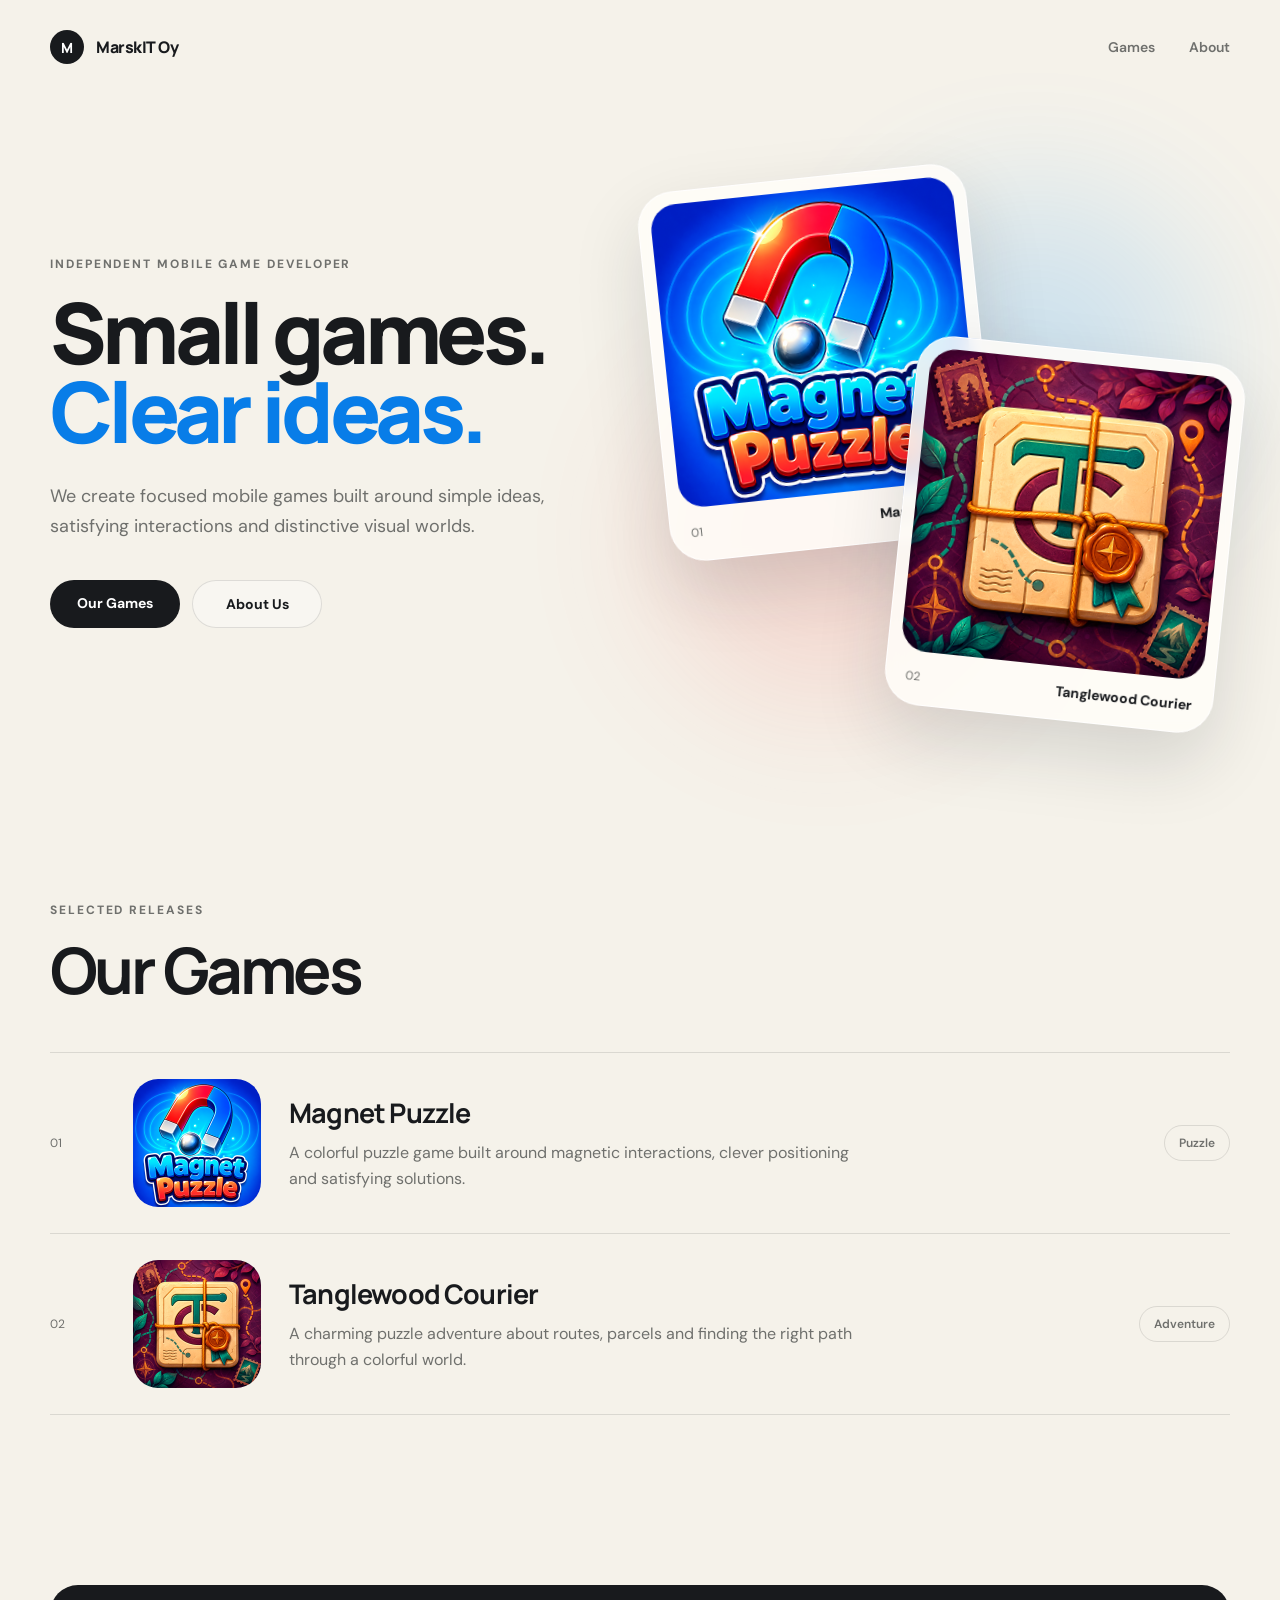
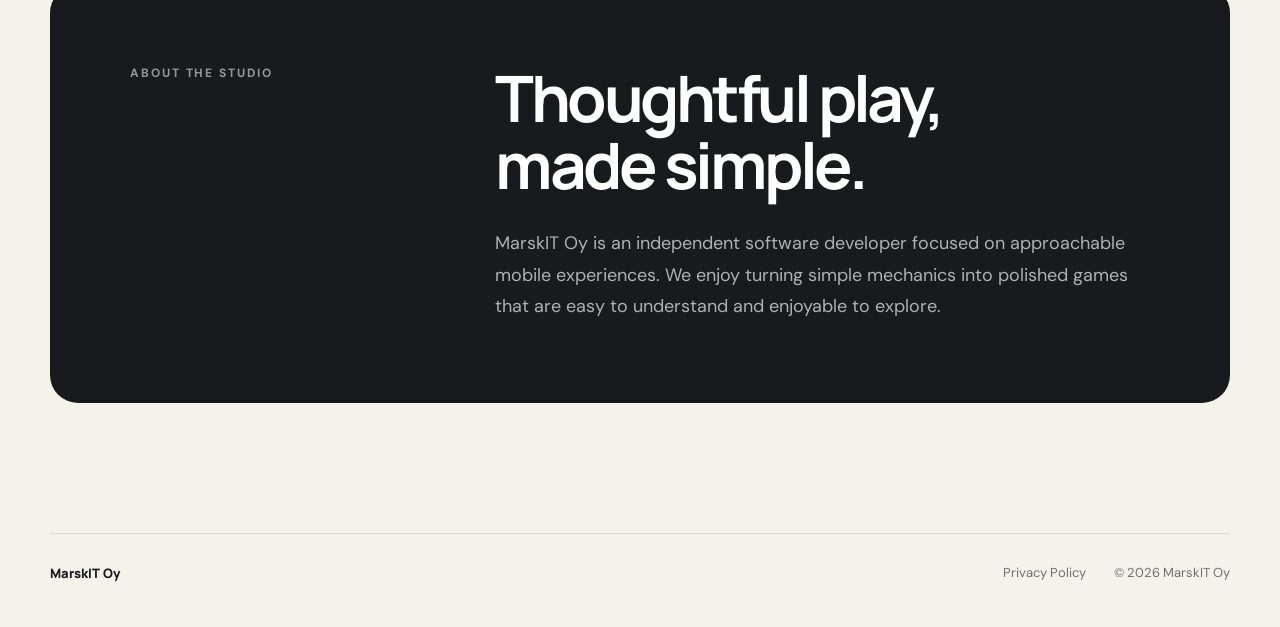
<file: index.html>
<!DOCTYPE html>
<html lang="en">
<head>
  <meta charset="UTF-8">
  <meta name="viewport" content="width=device-width, initial-scale=1.0">
  <meta name="description" content="MarskIT Oy — independent mobile game developer creating focused, polished mobile experiences.">
  <meta name="theme-color" content="#f5f2ea">
  <title>MarskIT Oy — Mobile Game Developer</title>
  <link rel="preconnect" href="https://fonts.googleapis.com">
  <link rel="preconnect" href="https://fonts.gstatic.com" crossorigin>
  <link href="https://fonts.googleapis.com/css2?family=DM+Sans:wght@400;500;600;700&family=Manrope:wght@600;700;800&display=swap" rel="stylesheet">
  <link rel="stylesheet" href="styles.css">
</head>
<body>
  <header class="site-header">
    <a class="brand" href="#top" aria-label="MarskIT Oy home">
      <span class="brand-mark">M</span>
      <span>MarskIT Oy</span>
    </a>
    <nav aria-label="Main navigation">
      <a href="#games">Games</a>
      <a href="#about">About</a>
    </nav>
  </header>

  <main id="top">
    <section class="hero">
      <div class="hero-copy">
        <p class="eyebrow">Independent mobile game developer</p>
        <h1>Small games.<br><span>Clear ideas.</span></h1>
        <p class="hero-text">
          We create focused mobile games built around simple ideas,
          satisfying interactions and distinctive visual worlds.
        </p>
        <div class="hero-actions">
          <a class="button primary" href="#games">Our Games</a>
          <a class="button secondary" href="#about">About Us</a>
        </div>
      </div>

      <div class="hero-art" aria-label="MarskIT Oy games">
        <div class="glow glow-blue"></div>
        <div class="glow glow-warm"></div>

        <article class="hero-game hero-game-one">
          <img src="assets/magnet-puzzle.png" alt="Magnet Puzzle app icon">
          <div>
            <span>01</span>
            <strong>Magnet Puzzle</strong>
          </div>
        </article>

        <article class="hero-game hero-game-two">
          <img src="assets/tanglewood-courier.png" alt="Tanglewood Courier app icon">
          <div>
            <span>02</span>
            <strong>Tanglewood Courier</strong>
          </div>
        </article>
      </div>
    </section>

    <section class="games section" id="games">
      <div class="section-heading">
        <p class="eyebrow">Selected releases</p>
        <h2>Our Games</h2>
      </div>

      <div class="game-row">
        <div class="game-number">01</div>
        <img src="assets/magnet-puzzle.png" alt="Magnet Puzzle icon">
        <div class="game-copy">
          <h3>Magnet Puzzle</h3>
          <p>
            A colorful puzzle game built around magnetic interactions,
            clever positioning and satisfying solutions.
          </p>
        </div>
        <div class="game-tag">Puzzle</div>
      </div>

      <div class="game-row">
        <div class="game-number">02</div>
        <img src="assets/tanglewood-courier.png" alt="Tanglewood Courier icon">
        <div class="game-copy">
          <h3>Tanglewood Courier</h3>
          <p>
            A charming puzzle adventure about routes, parcels and finding
            the right path through a colorful world.
          </p>
        </div>
        <div class="game-tag">Adventure</div>
      </div>
    </section>

    <section class="about section" id="about">
      <div class="about-label">
        <p class="eyebrow">About the studio</p>
      </div>
      <div class="about-copy">
        <h2>Thoughtful play,<br>made simple.</h2>
        <p>
          MarskIT Oy is an independent software developer focused on
          approachable mobile experiences. We enjoy turning simple mechanics
          into polished games that are easy to understand and enjoyable to explore.
        </p>
      </div>
    </section>
  </main>

  <footer>
    <div class="footer-brand">MarskIT Oy</div>
    <div class="footer-right">
      <a href="privacy-policy.html">Privacy Policy</a>
      <span>© 2026 MarskIT Oy</span>
    </div>
  </footer>
</body>
</html>
</file>
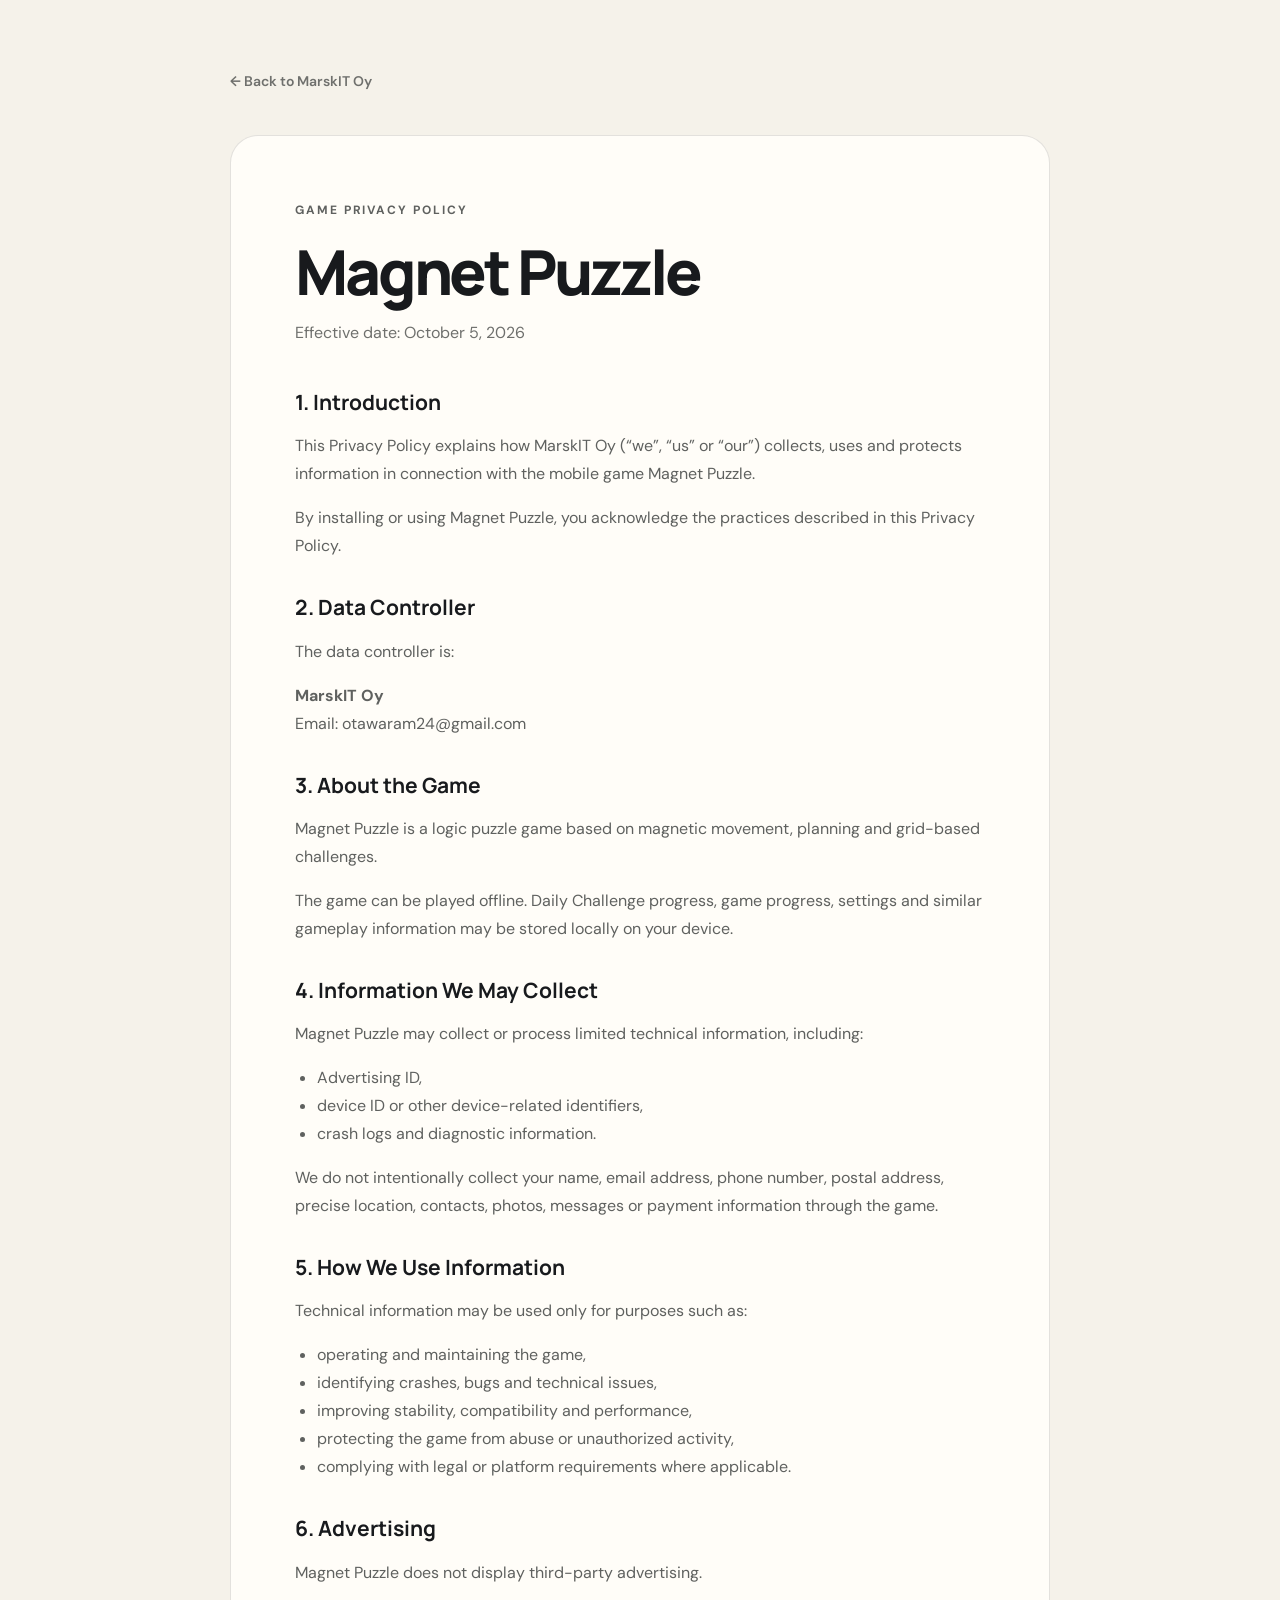
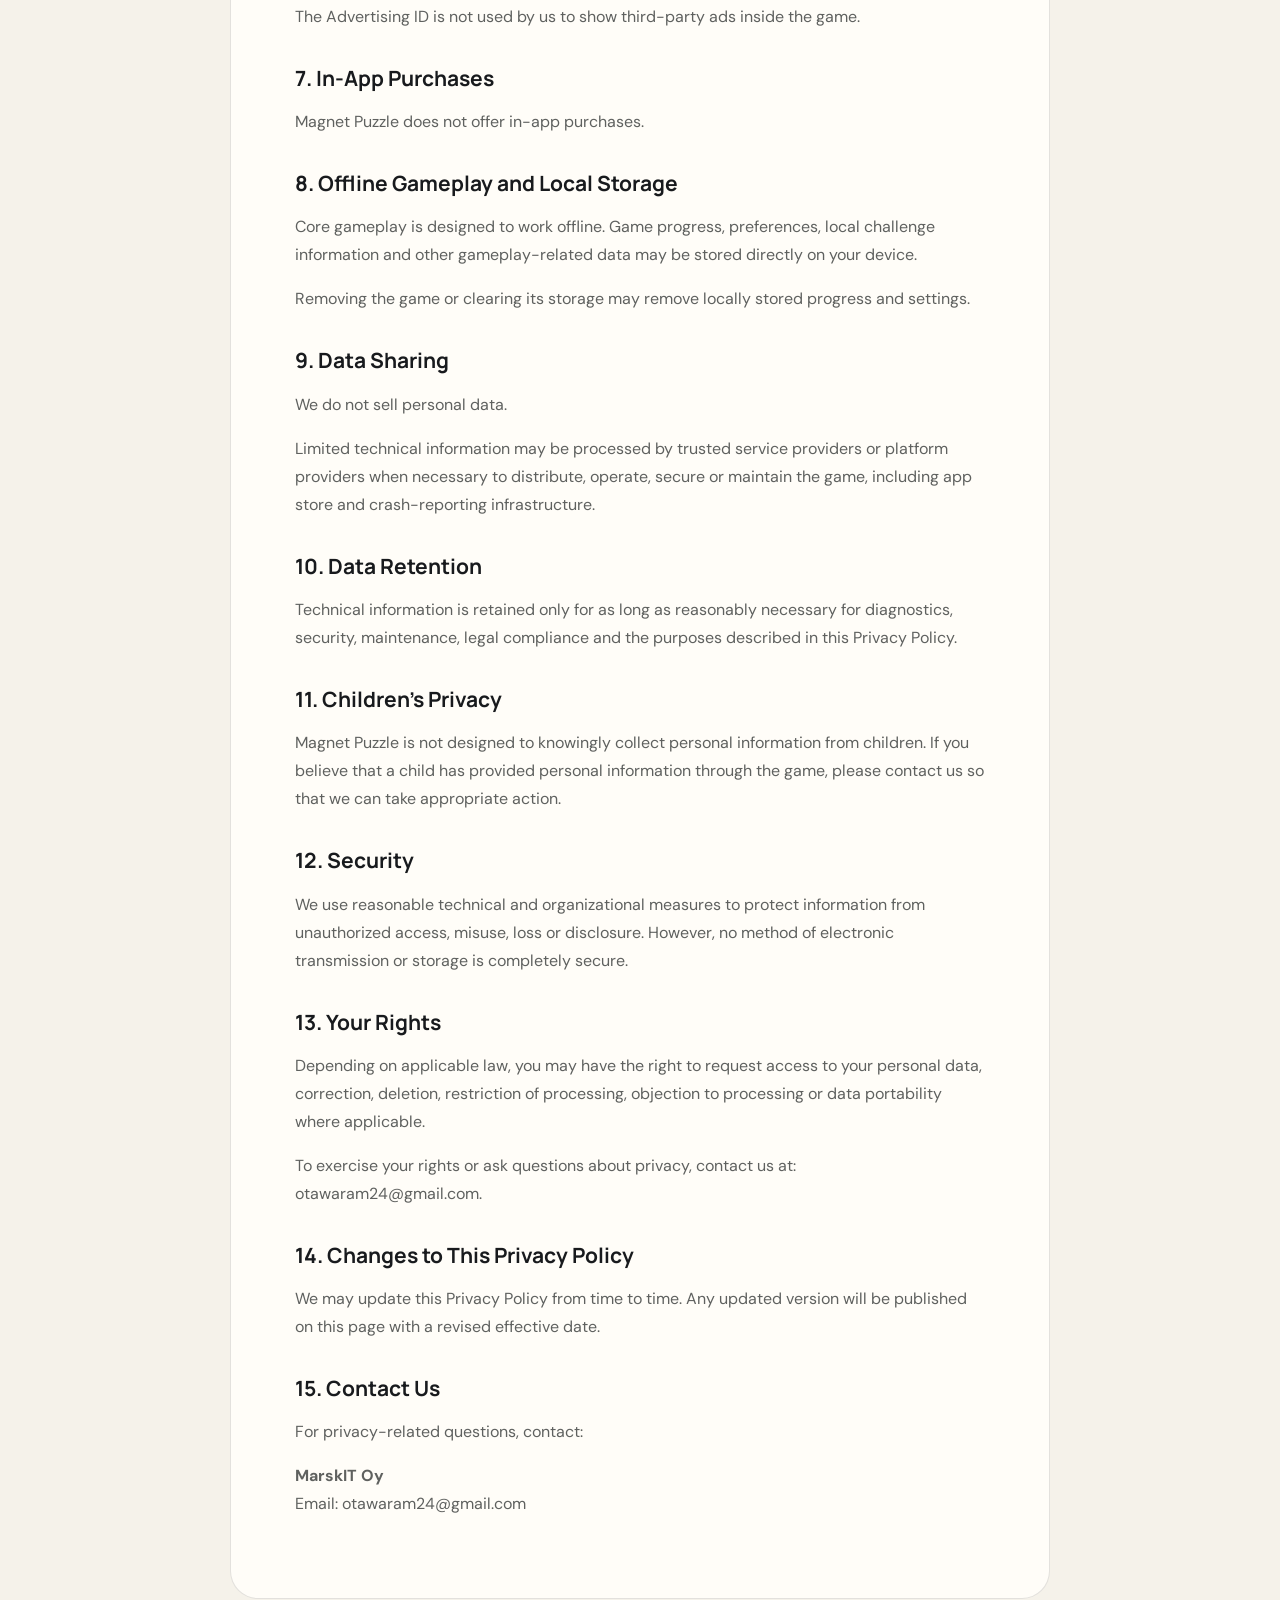
<file: privacy-policy-magnet-puzzle.html>
<!DOCTYPE html>
<html lang="en">
<head>
  <meta charset="UTF-8">
  <meta name="viewport" content="width=device-width, initial-scale=1.0">
  <meta name="description" content="Privacy Policy for Magnet Puzzle by MarskIT Oy.">
  <meta name="theme-color" content="#f5f2ea">
  <title>Privacy Policy — Magnet Puzzle</title>
  <link rel="preconnect" href="https://fonts.googleapis.com">
  <link rel="preconnect" href="https://fonts.gstatic.com" crossorigin>
  <link href="https://fonts.googleapis.com/css2?family=DM+Sans:wght@400;500;600;700&family=Manrope:wght@600;700;800&display=swap" rel="stylesheet">
  <link rel="stylesheet" href="styles.css">
</head>
<body>
  <main class="policy-wrap">
    <a class="policy-back" href="index.html">← Back to MarskIT Oy</a>
    <article class="policy-card">
      <p class="eyebrow">Game Privacy Policy</p>
      <h1>Magnet Puzzle</h1>
      <p class="date">Effective date: October 5, 2026</p>

      <h2>1. Introduction</h2>
      <p>This Privacy Policy explains how MarskIT Oy (“we”, “us” or “our”) collects, uses and protects information in connection with the mobile game Magnet Puzzle.</p>
      <p>By installing or using Magnet Puzzle, you acknowledge the practices described in this Privacy Policy.</p>

      <h2>2. Data Controller</h2>
      <p>The data controller is:</p>
      <p><strong>MarskIT Oy</strong><br>Email: <a href="mailto:otawaram24@gmail.com">otawaram24@gmail.com</a></p>

      <h2>3. About the Game</h2>
      <p>Magnet Puzzle is a logic puzzle game based on magnetic movement, planning and grid-based challenges.</p>
      <p>The game can be played offline. Daily Challenge progress, game progress, settings and similar gameplay information may be stored locally on your device.</p>

      <h2>4. Information We May Collect</h2>
      <p>Magnet Puzzle may collect or process limited technical information, including:</p>
      <ul>
        <li>Advertising ID,</li>
        <li>device ID or other device-related identifiers,</li>
        <li>crash logs and diagnostic information.</li>
      </ul>
      <p>We do not intentionally collect your name, email address, phone number, postal address, precise location, contacts, photos, messages or payment information through the game.</p>

      <h2>5. How We Use Information</h2>
      <p>Technical information may be used only for purposes such as:</p>
      <ul>
        <li>operating and maintaining the game,</li>
        <li>identifying crashes, bugs and technical issues,</li>
        <li>improving stability, compatibility and performance,</li>
        <li>protecting the game from abuse or unauthorized activity,</li>
        <li>complying with legal or platform requirements where applicable.</li>
      </ul>

      <h2>6. Advertising</h2>
      <p>Magnet Puzzle does not display third-party advertising.</p>
      <p>The Advertising ID is not used by us to show third-party ads inside the game.</p>

      <h2>7. In-App Purchases</h2>
      <p>Magnet Puzzle does not offer in-app purchases.</p>

      <h2>8. Offline Gameplay and Local Storage</h2>
      <p>Core gameplay is designed to work offline. Game progress, preferences, local challenge information and other gameplay-related data may be stored directly on your device.</p>
      <p>Removing the game or clearing its storage may remove locally stored progress and settings.</p>

      <h2>9. Data Sharing</h2>
      <p>We do not sell personal data.</p>
      <p>Limited technical information may be processed by trusted service providers or platform providers when necessary to distribute, operate, secure or maintain the game, including app store and crash-reporting infrastructure.</p>

      <h2>10. Data Retention</h2>
      <p>Technical information is retained only for as long as reasonably necessary for diagnostics, security, maintenance, legal compliance and the purposes described in this Privacy Policy.</p>

      <h2>11. Children’s Privacy</h2>
      <p>Magnet Puzzle is not designed to knowingly collect personal information from children. If you believe that a child has provided personal information through the game, please contact us so that we can take appropriate action.</p>

      <h2>12. Security</h2>
      <p>We use reasonable technical and organizational measures to protect information from unauthorized access, misuse, loss or disclosure. However, no method of electronic transmission or storage is completely secure.</p>

      <h2>13. Your Rights</h2>
      <p>Depending on applicable law, you may have the right to request access to your personal data, correction, deletion, restriction of processing, objection to processing or data portability where applicable.</p>
      <p>To exercise your rights or ask questions about privacy, contact us at: <a href="mailto:otawaram24@gmail.com">otawaram24@gmail.com</a>.</p>

      <h2>14. Changes to This Privacy Policy</h2>
      <p>We may update this Privacy Policy from time to time. Any updated version will be published on this page with a revised effective date.</p>

      <h2>15. Contact Us</h2>
      <p>For privacy-related questions, contact:</p>
      <p><strong>MarskIT Oy</strong><br>Email: <a href="mailto:otawaram24@gmail.com">otawaram24@gmail.com</a></p>

    </article>
  </main>
</body>
</html>
</file>
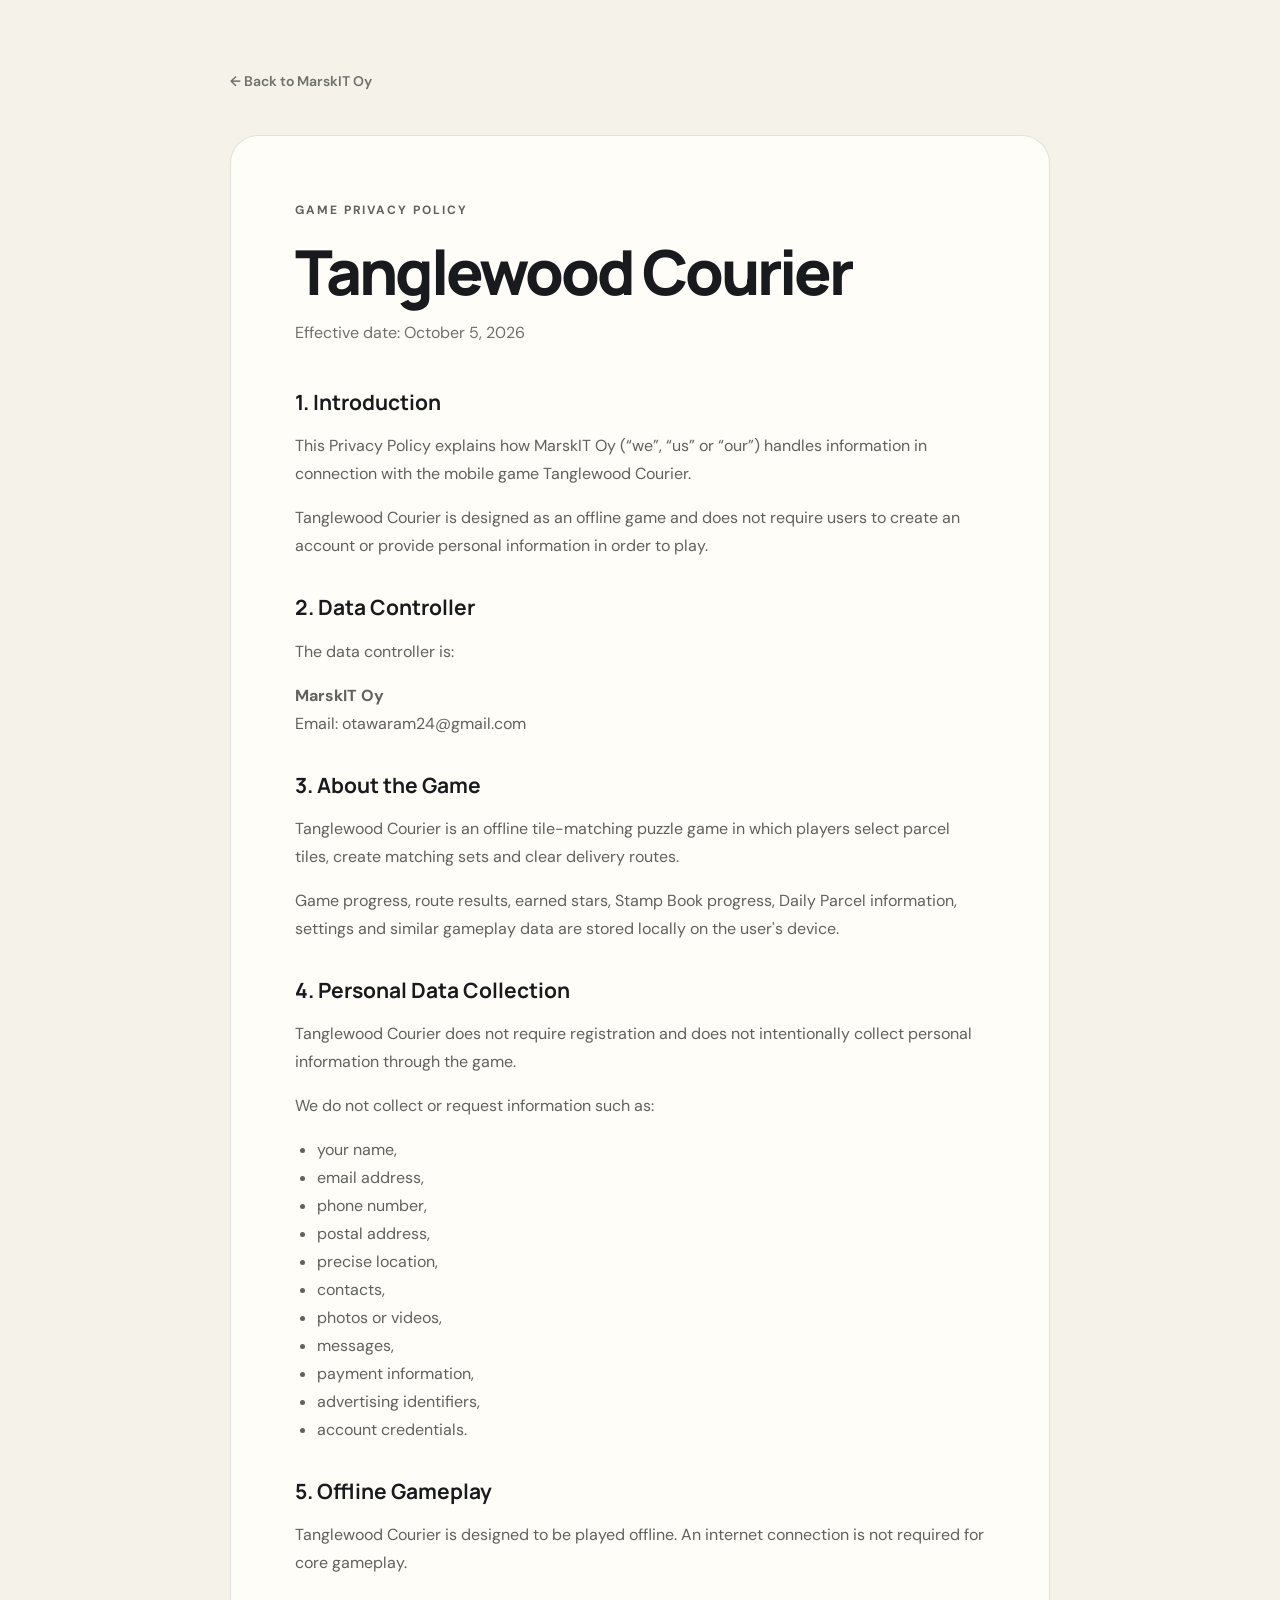
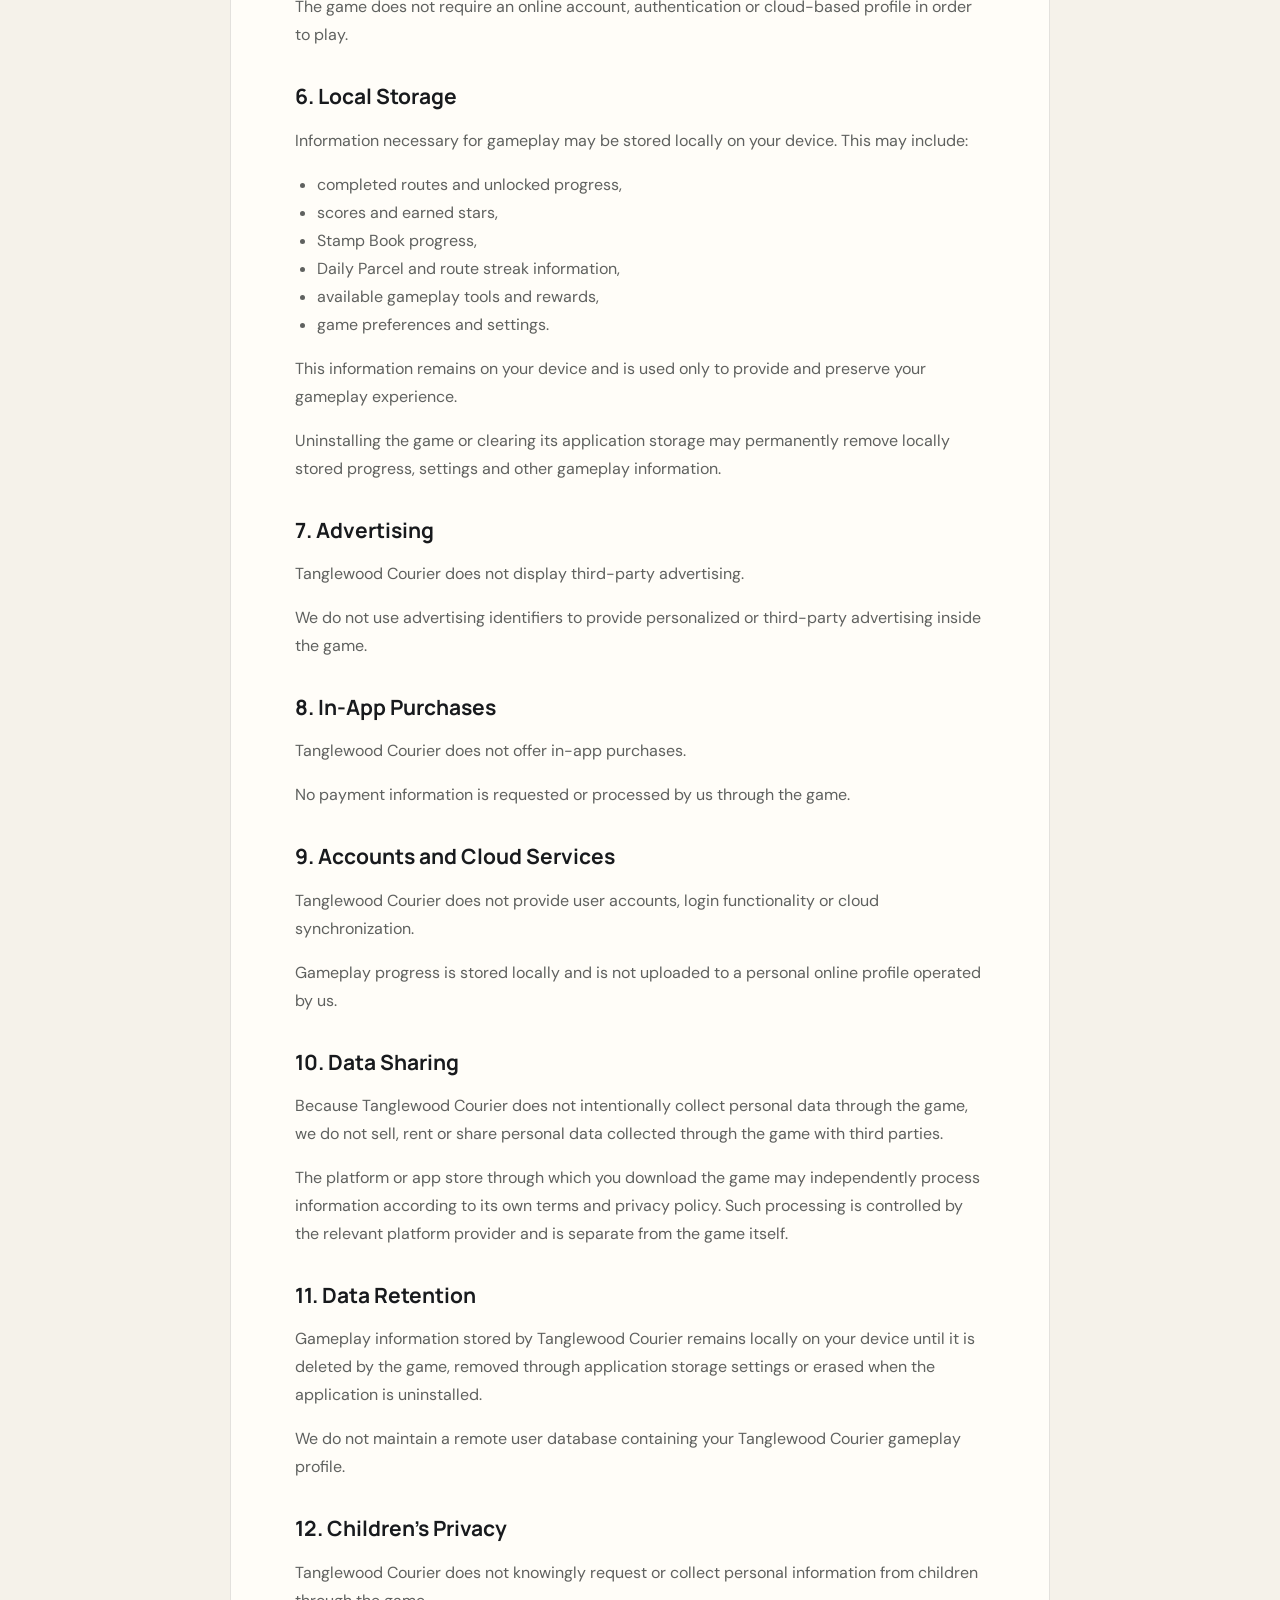
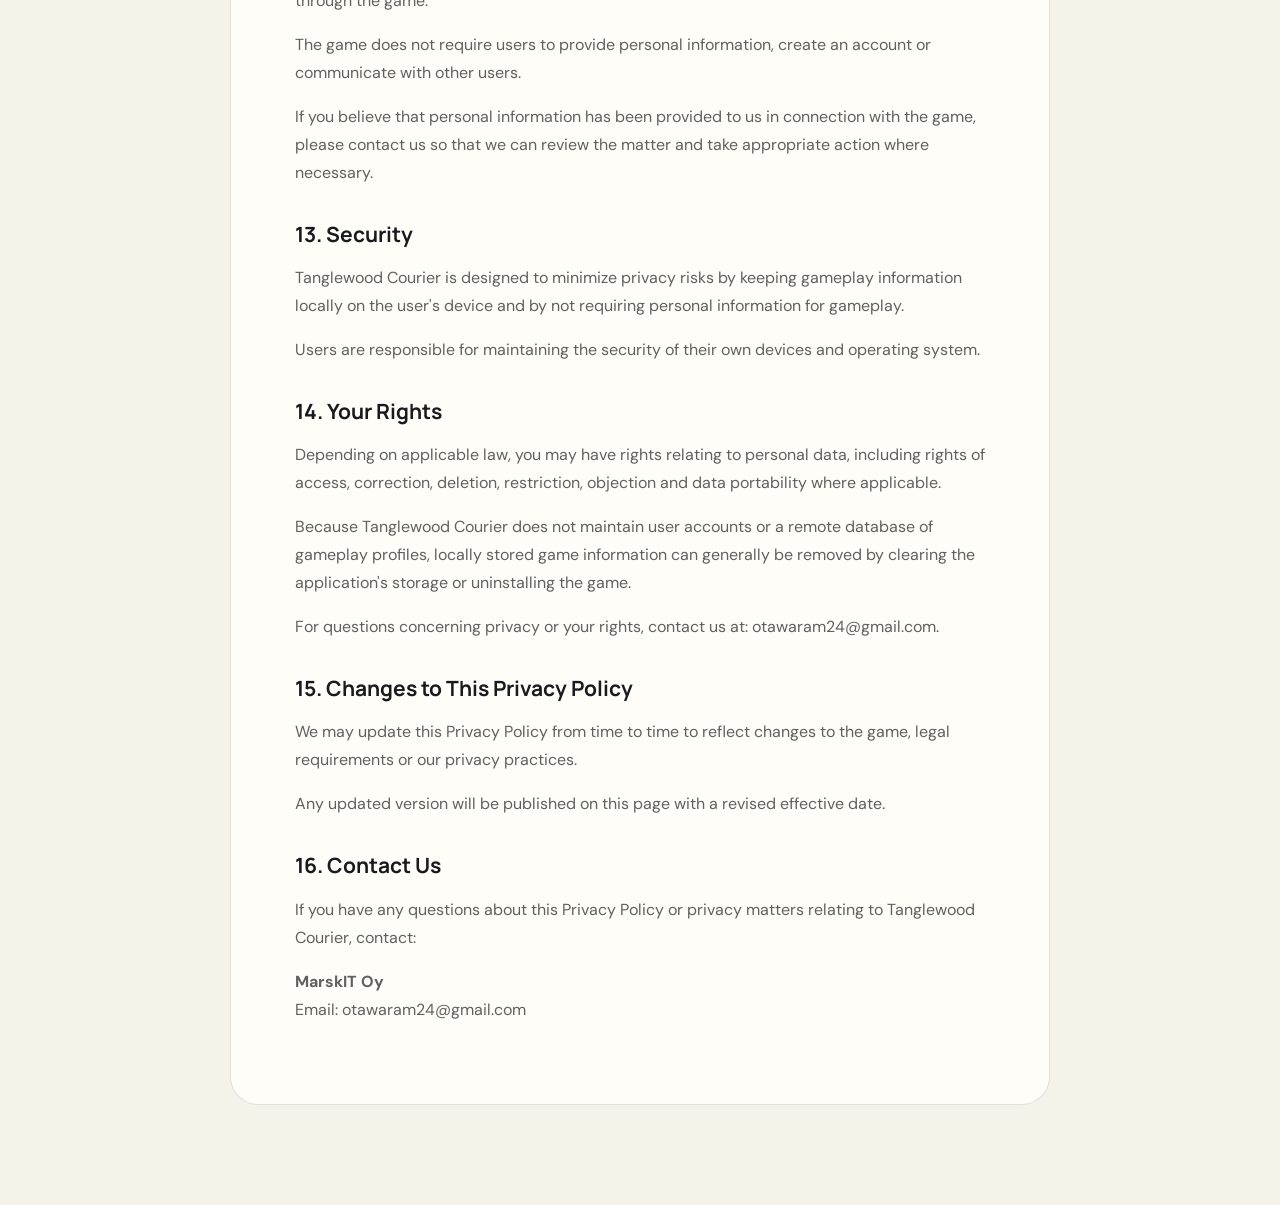
<file: privacy-policy-tanglewood-courier.html>
<!DOCTYPE html>
<html lang="en">
<head>
  <meta charset="UTF-8">
  <meta name="viewport" content="width=device-width, initial-scale=1.0">
  <meta name="description" content="Privacy Policy for Tanglewood Courier by MarskIT Oy.">
  <meta name="theme-color" content="#f5f2ea">
  <title>Privacy Policy — Tanglewood Courier</title>
  <link rel="preconnect" href="https://fonts.googleapis.com">
  <link rel="preconnect" href="https://fonts.gstatic.com" crossorigin>
  <link href="https://fonts.googleapis.com/css2?family=DM+Sans:wght@400;500;600;700&family=Manrope:wght@600;700;800&display=swap" rel="stylesheet">
  <link rel="stylesheet" href="styles.css">
</head>
<body>
  <main class="policy-wrap">
    <a class="policy-back" href="index.html">← Back to MarskIT Oy</a>
    <article class="policy-card">
      <p class="eyebrow">Game Privacy Policy</p>
      <h1>Tanglewood Courier</h1>
      <p class="date">Effective date: October 5, 2026</p>

      <h2>1. Introduction</h2>
      <p>This Privacy Policy explains how MarskIT Oy (“we”, “us” or “our”) handles information in connection with the mobile game Tanglewood Courier.</p>
      <p>Tanglewood Courier is designed as an offline game and does not require users to create an account or provide personal information in order to play.</p>

      <h2>2. Data Controller</h2>
      <p>The data controller is:</p>
      <p><strong>MarskIT Oy</strong><br>Email: <a href="mailto:otawaram24@gmail.com">otawaram24@gmail.com</a></p>

      <h2>3. About the Game</h2>
      <p>Tanglewood Courier is an offline tile-matching puzzle game in which players select parcel tiles, create matching sets and clear delivery routes.</p>
      <p>Game progress, route results, earned stars, Stamp Book progress, Daily Parcel information, settings and similar gameplay data are stored locally on the user's device.</p>

      <h2>4. Personal Data Collection</h2>
      <p>Tanglewood Courier does not require registration and does not intentionally collect personal information through the game.</p>
      <p>We do not collect or request information such as:</p>
      <ul>
        <li>your name,</li><li>email address,</li><li>phone number,</li><li>postal address,</li>
        <li>precise location,</li><li>contacts,</li><li>photos or videos,</li><li>messages,</li>
        <li>payment information,</li><li>advertising identifiers,</li><li>account credentials.</li>
      </ul>

      <h2>5. Offline Gameplay</h2>
      <p>Tanglewood Courier is designed to be played offline. An internet connection is not required for core gameplay.</p>
      <p>The game does not require an online account, authentication or cloud-based profile in order to play.</p>

      <h2>6. Local Storage</h2>
      <p>Information necessary for gameplay may be stored locally on your device. This may include:</p>
      <ul>
        <li>completed routes and unlocked progress,</li>
        <li>scores and earned stars,</li>
        <li>Stamp Book progress,</li>
        <li>Daily Parcel and route streak information,</li>
        <li>available gameplay tools and rewards,</li>
        <li>game preferences and settings.</li>
      </ul>
      <p>This information remains on your device and is used only to provide and preserve your gameplay experience.</p>
      <p>Uninstalling the game or clearing its application storage may permanently remove locally stored progress, settings and other gameplay information.</p>

      <h2>7. Advertising</h2>
      <p>Tanglewood Courier does not display third-party advertising.</p>
      <p>We do not use advertising identifiers to provide personalized or third-party advertising inside the game.</p>

      <h2>8. In-App Purchases</h2>
      <p>Tanglewood Courier does not offer in-app purchases.</p>
      <p>No payment information is requested or processed by us through the game.</p>

      <h2>9. Accounts and Cloud Services</h2>
      <p>Tanglewood Courier does not provide user accounts, login functionality or cloud synchronization.</p>
      <p>Gameplay progress is stored locally and is not uploaded to a personal online profile operated by us.</p>

      <h2>10. Data Sharing</h2>
      <p>Because Tanglewood Courier does not intentionally collect personal data through the game, we do not sell, rent or share personal data collected through the game with third parties.</p>
      <p>The platform or app store through which you download the game may independently process information according to its own terms and privacy policy. Such processing is controlled by the relevant platform provider and is separate from the game itself.</p>

      <h2>11. Data Retention</h2>
      <p>Gameplay information stored by Tanglewood Courier remains locally on your device until it is deleted by the game, removed through application storage settings or erased when the application is uninstalled.</p>
      <p>We do not maintain a remote user database containing your Tanglewood Courier gameplay profile.</p>

      <h2>12. Children's Privacy</h2>
      <p>Tanglewood Courier does not knowingly request or collect personal information from children through the game.</p>
      <p>The game does not require users to provide personal information, create an account or communicate with other users.</p>
      <p>If you believe that personal information has been provided to us in connection with the game, please contact us so that we can review the matter and take appropriate action where necessary.</p>

      <h2>13. Security</h2>
      <p>Tanglewood Courier is designed to minimize privacy risks by keeping gameplay information locally on the user's device and by not requiring personal information for gameplay.</p>
      <p>Users are responsible for maintaining the security of their own devices and operating system.</p>

      <h2>14. Your Rights</h2>
      <p>Depending on applicable law, you may have rights relating to personal data, including rights of access, correction, deletion, restriction, objection and data portability where applicable.</p>
      <p>Because Tanglewood Courier does not maintain user accounts or a remote database of gameplay profiles, locally stored game information can generally be removed by clearing the application's storage or uninstalling the game.</p>
      <p>For questions concerning privacy or your rights, contact us at: <a href="mailto:otawaram24@gmail.com">otawaram24@gmail.com</a>.</p>

      <h2>15. Changes to This Privacy Policy</h2>
      <p>We may update this Privacy Policy from time to time to reflect changes to the game, legal requirements or our privacy practices.</p>
      <p>Any updated version will be published on this page with a revised effective date.</p>

      <h2>16. Contact Us</h2>
      <p>If you have any questions about this Privacy Policy or privacy matters relating to Tanglewood Courier, contact:</p>
      <p><strong>MarskIT Oy</strong><br>Email: <a href="mailto:otawaram24@gmail.com">otawaram24@gmail.com</a></p>

    </article>
  </main>
</body>
</html>
</file>
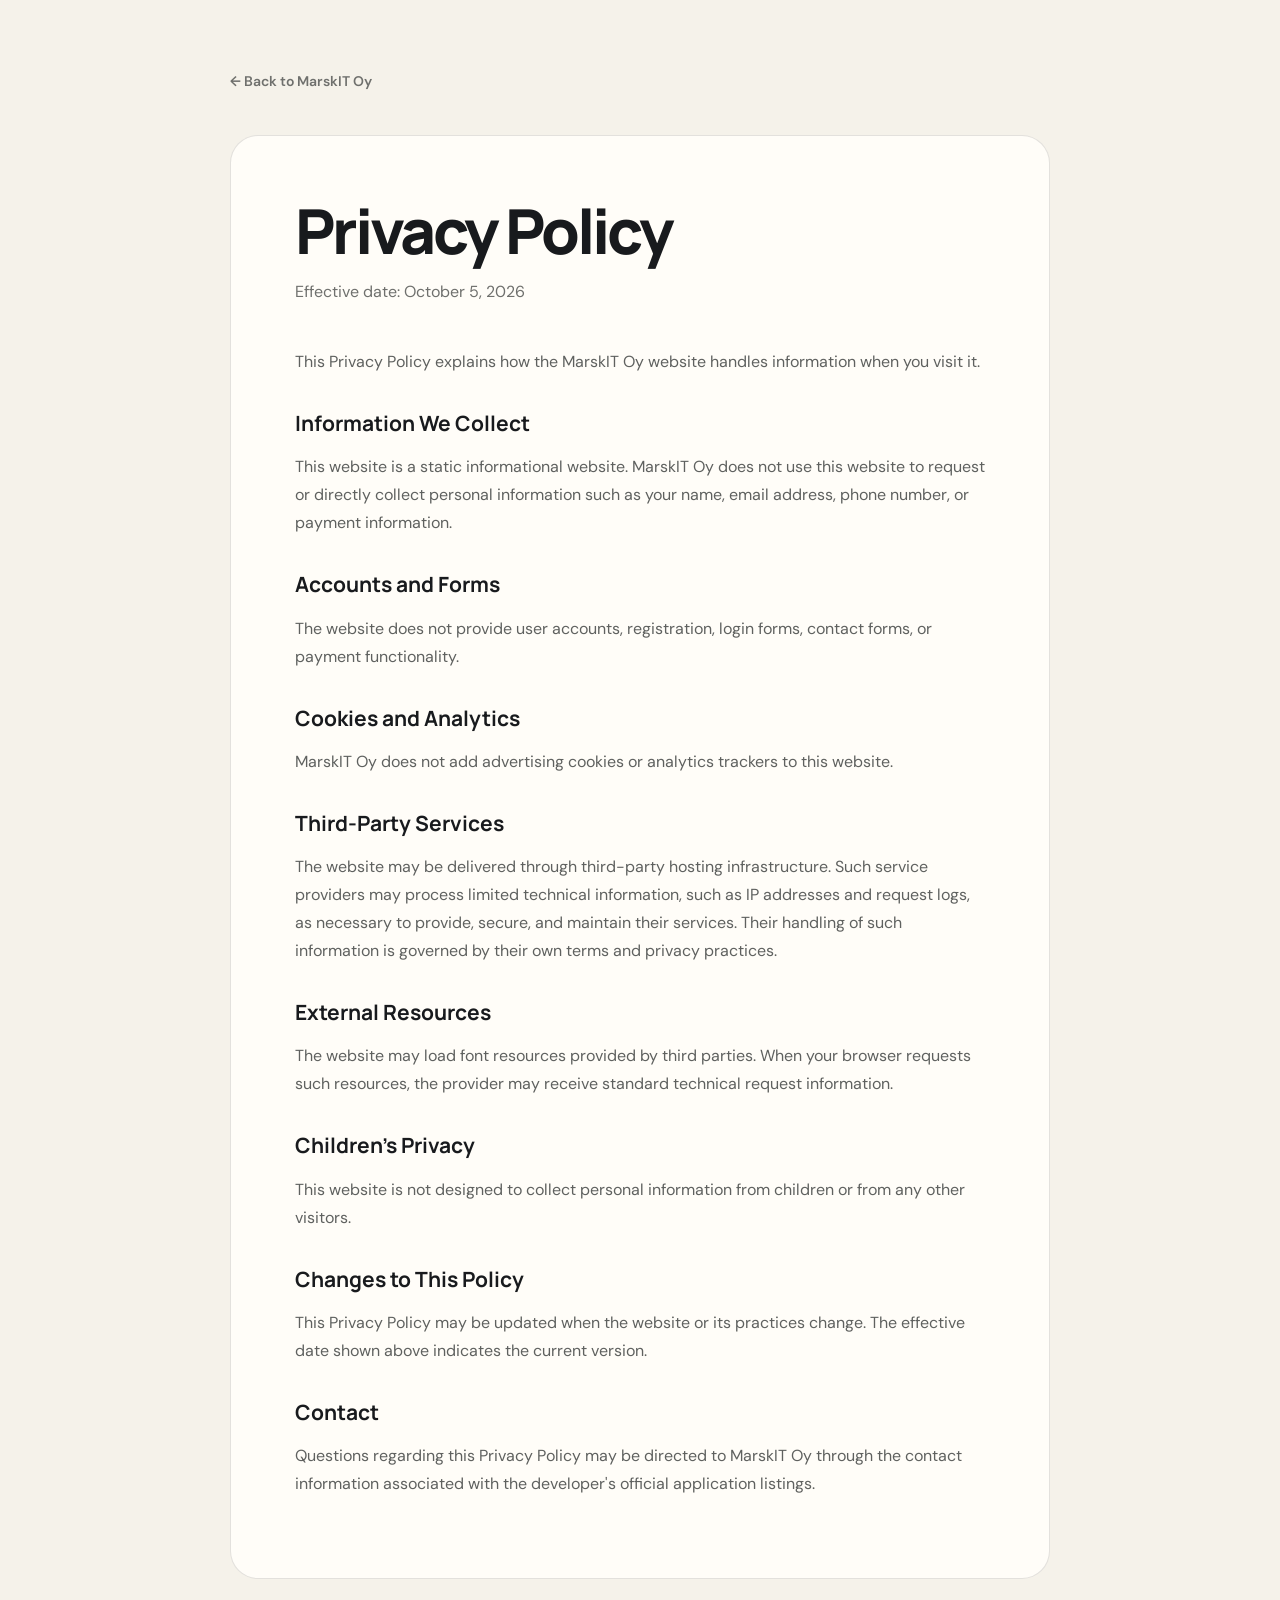
<file: privacy-policy.html>
<!DOCTYPE html>
<html lang="en">
<head>
  <meta charset="UTF-8">
  <meta name="viewport" content="width=device-width, initial-scale=1.0">
  <meta name="description" content="Website Privacy Policy for MarskIT Oy.">
  <title>Privacy Policy — MarskIT Oy</title>
  <link rel="preconnect" href="https://fonts.googleapis.com">
  <link rel="preconnect" href="https://fonts.gstatic.com" crossorigin>
  <link href="https://fonts.googleapis.com/css2?family=DM+Sans:wght@400;500;600;700&family=Manrope:wght@600;700;800&display=swap" rel="stylesheet">
  <link rel="stylesheet" href="styles.css">
</head>
<body>
  <main class="policy-wrap">
    <a class="policy-back" href="index.html">← Back to MarskIT Oy</a>
    <article class="policy-card">
      <h1>Privacy Policy</h1>
      <p class="date">Effective date: October 5, 2026</p>

      <p>
        This Privacy Policy explains how the MarskIT Oy website handles
        information when you visit it.
      </p>

      <h2>Information We Collect</h2>
      <p>
        This website is a static informational website. MarskIT Oy does not
        use this website to request or directly collect personal information
        such as your name, email address, phone number, or payment information.
      </p>

      <h2>Accounts and Forms</h2>
      <p>
        The website does not provide user accounts, registration, login forms,
        contact forms, or payment functionality.
      </p>

      <h2>Cookies and Analytics</h2>
      <p>
        MarskIT Oy does not add advertising cookies or analytics trackers to
        this website.
      </p>

      <h2>Third-Party Services</h2>
      <p>
        The website may be delivered through third-party hosting infrastructure.
        Such service providers may process limited technical information, such
        as IP addresses and request logs, as necessary to provide, secure, and
        maintain their services. Their handling of such information is governed
        by their own terms and privacy practices.
      </p>

      <h2>External Resources</h2>
      <p>
        The website may load font resources provided by third parties. When
        your browser requests such resources, the provider may receive standard
        technical request information.
      </p>

      <h2>Children's Privacy</h2>
      <p>
        This website is not designed to collect personal information from
        children or from any other visitors.
      </p>

      <h2>Changes to This Policy</h2>
      <p>
        This Privacy Policy may be updated when the website or its practices
        change. The effective date shown above indicates the current version.
      </p>

      <h2>Contact</h2>
      <p>
        Questions regarding this Privacy Policy may be directed to MarskIT Oy
        through the contact information associated with the developer's
        official application listings.
      </p>
    </article>
  </main>
</body>
</html>
</file>
<file: styles.css>
:root {
  --bg: #f5f2ea;
  --paper: #fffdf8;
  --ink: #181a1d;
  --muted: #6f706d;
  --line: rgba(24, 26, 29, .12);
  --blue: #087de8;
  --orange: #ef7135;
  --radius: 28px;
}

* { box-sizing: border-box; }
html { scroll-behavior: smooth; }
body {
  margin: 0;
  background: var(--bg);
  color: var(--ink);
  font-family: "DM Sans", sans-serif;
  -webkit-font-smoothing: antialiased;
}
a { color: inherit; text-decoration: none; }
img { display: block; max-width: 100%; }

.site-header {
  width: min(1180px, calc(100% - 48px));
  margin: 0 auto;
  height: 94px;
  display: flex;
  align-items: center;
  justify-content: space-between;
}
.brand {
  display: flex;
  align-items: center;
  gap: 12px;
  font-family: "Manrope", sans-serif;
  font-weight: 800;
  letter-spacing: -.03em;
}
.brand-mark {
  width: 34px;
  height: 34px;
  display: grid;
  place-items: center;
  border-radius: 50%;
  background: var(--ink);
  color: white;
  font-size: 14px;
}
nav { display: flex; gap: 34px; }
nav a {
  color: var(--muted);
  font-size: 14px;
  font-weight: 600;
}
nav a:hover { color: var(--ink); }

.hero {
  width: min(1180px, calc(100% - 48px));
  min-height: 660px;
  margin: 18px auto 0;
  display: grid;
  grid-template-columns: .92fr 1.08fr;
  align-items: center;
  gap: 70px;
}
.eyebrow {
  margin: 0 0 20px;
  font-size: 12px;
  font-weight: 700;
  letter-spacing: .16em;
  text-transform: uppercase;
  color: var(--muted);
}
.hero h1, .section h2 {
  font-family: "Manrope", sans-serif;
  letter-spacing: -.055em;
}
.hero h1 {
  margin: 0;
  font-size: clamp(58px, 6.6vw, 94px);
  line-height: .94;
  font-weight: 800;
}
.hero h1 span { color: var(--blue); }
.hero-text {
  max-width: 530px;
  margin: 30px 0 0;
  color: var(--muted);
  font-size: 18px;
  line-height: 1.7;
}
.hero-actions {
  display: flex;
  gap: 12px;
  margin-top: 38px;
}
.button {
  min-width: 130px;
  padding: 14px 21px;
  border-radius: 999px;
  text-align: center;
  font-weight: 700;
  font-size: 14px;
  transition: transform .2s ease;
}
.button:hover { transform: translateY(-2px); }
.primary { background: var(--ink); color: white; }
.secondary { border: 1px solid var(--line); background: rgba(255,255,255,.35); }

.hero-art {
  position: relative;
  height: 580px;
}
.glow {
  position: absolute;
  width: 330px;
  height: 330px;
  border-radius: 50%;
  filter: blur(75px);
  opacity: .16;
}
.glow-blue { background: #008cff; top: 45px; right: 30px; }
.glow-warm { background: #ef4b42; bottom: 30px; left: 30px; }

.hero-game {
  position: absolute;
  width: 330px;
  padding: 12px;
  background: rgba(255,253,248,.86);
  border: 1px solid rgba(255,255,255,.85);
  border-radius: 36px;
  box-shadow: 0 30px 70px rgba(30,35,42,.15);
  backdrop-filter: blur(10px);
}
.hero-game img { border-radius: 26px; }
.hero-game div {
  display: flex;
  justify-content: space-between;
  align-items: center;
  padding: 16px 8px 7px;
}
.hero-game span { color: var(--muted); font-size: 12px; }
.hero-game strong { font-size: 14px; }
.hero-game-one { top: 25px; left: 22px; transform: rotate(-6deg); z-index: 2; }
.hero-game-two { right: 0; bottom: 12px; transform: rotate(6deg); z-index: 3; }

.section {
  width: min(1180px, calc(100% - 48px));
  margin: 0 auto;
}
.games { padding: 130px 0 90px; }
.section-heading { margin-bottom: 50px; }
.section-heading h2 {
  margin: 0;
  font-size: clamp(44px, 5vw, 68px);
  line-height: 1;
}
.game-row {
  display: grid;
  grid-template-columns: 55px 128px 1fr auto;
  gap: 28px;
  align-items: center;
  padding: 26px 0;
  border-top: 1px solid var(--line);
}
.game-row:last-child { border-bottom: 1px solid var(--line); }
.game-row img {
  width: 128px;
  height: 128px;
  border-radius: 25px;
}
.game-number { color: var(--muted); font-size: 12px; }
.game-copy h3 {
  margin: 0 0 9px;
  font-family: "Manrope", sans-serif;
  font-size: 27px;
  letter-spacing: -.03em;
}
.game-copy p {
  max-width: 570px;
  margin: 0;
  color: var(--muted);
  line-height: 1.6;
}
.game-tag {
  padding: 9px 14px;
  border: 1px solid var(--line);
  border-radius: 999px;
  color: var(--muted);
  font-size: 12px;
  font-weight: 600;
}

.about {
  margin-top: 80px;
  margin-bottom: 130px;
  padding: 80px;
  border-radius: var(--radius);
  background: var(--ink);
  color: white;
  display: grid;
  grid-template-columns: .65fr 1.35fr;
  gap: 50px;
}
.about .eyebrow { color: rgba(255,255,255,.55); }
.about h2 {
  margin: 0 0 30px;
  font-size: clamp(44px, 5vw, 66px);
  line-height: 1.04;
}
.about-copy p {
  max-width: 650px;
  margin: 0;
  color: rgba(255,255,255,.66);
  font-size: 18px;
  line-height: 1.75;
}

footer {
  width: min(1180px, calc(100% - 48px));
  margin: 0 auto;
  padding: 30px 0 45px;
  border-top: 1px solid var(--line);
  display: flex;
  justify-content: space-between;
  gap: 30px;
  font-size: 13px;
  color: var(--muted);
}
.footer-brand {
  color: var(--ink);
  font-family: "Manrope", sans-serif;
  font-weight: 800;
}
.footer-right { display: flex; gap: 28px; }
.footer-right a:hover { color: var(--ink); }

.policy-wrap {
  width: min(820px, calc(100% - 40px));
  margin: 70px auto 100px;
}
.policy-back {
  display: inline-block;
  margin-bottom: 45px;
  color: var(--muted);
  font-size: 14px;
  font-weight: 600;
}
.policy-card {
  background: var(--paper);
  border: 1px solid var(--line);
  border-radius: 28px;
  padding: clamp(28px, 6vw, 64px);
}
.policy-card h1 {
  margin: 0 0 10px;
  font: 800 clamp(40px, 7vw, 62px)/1 "Manrope", sans-serif;
  letter-spacing: -.05em;
}
.policy-card .date { color: var(--muted); margin-bottom: 42px; }
.policy-card h2 {
  margin: 34px 0 10px;
  font: 700 21px/1.3 "Manrope", sans-serif;
}
.policy-card p, .policy-card li { color: #5f615f; line-height: 1.75; }
.policy-card ul { padding-left: 22px; }

@media (max-width: 860px) {
  .hero {
    grid-template-columns: 1fr;
    gap: 35px;
    padding-top: 55px;
  }
  .hero-art { height: 500px; }
  .hero-game { width: min(300px, 58vw); }
  .hero-game-one { left: 7%; }
  .hero-game-two { right: 7%; }
  .game-row { grid-template-columns: 35px 100px 1fr; }
  .game-row img { width: 100px; height: 100px; border-radius: 20px; }
  .game-tag { display: none; }
  .about { grid-template-columns: 1fr; padding: 55px 40px; }
}
@media (max-width: 560px) {
  .site-header, .hero, .section, footer { width: min(100% - 30px, 1180px); }
  .site-header { height: 78px; }
  nav { gap: 18px; }
  .hero { padding-top: 30px; }
  .hero h1 { font-size: 53px; }
  .hero-text { font-size: 16px; }
  .hero-art { height: 390px; }
  .hero-game { width: 215px; border-radius: 25px; padding: 8px; }
  .hero-game img { border-radius: 19px; }
  .hero-game div { padding: 11px 4px 4px; }
  .hero-game strong { font-size: 11px; }
  .games { padding-top: 90px; }
  .game-row {
    grid-template-columns: 78px 1fr;
    gap: 17px;
    padding: 22px 0;
  }
  .game-number { display: none; }
  .game-row img { width: 78px; height: 78px; border-radius: 17px; }
  .game-copy h3 { font-size: 20px; }
  .game-copy p { font-size: 13px; }
  .about { margin-top: 55px; margin-bottom: 85px; padding: 42px 25px; }
  .about-copy p { font-size: 16px; }
  footer { flex-direction: column; }
  .footer-right { justify-content: space-between; }
}
</file>
